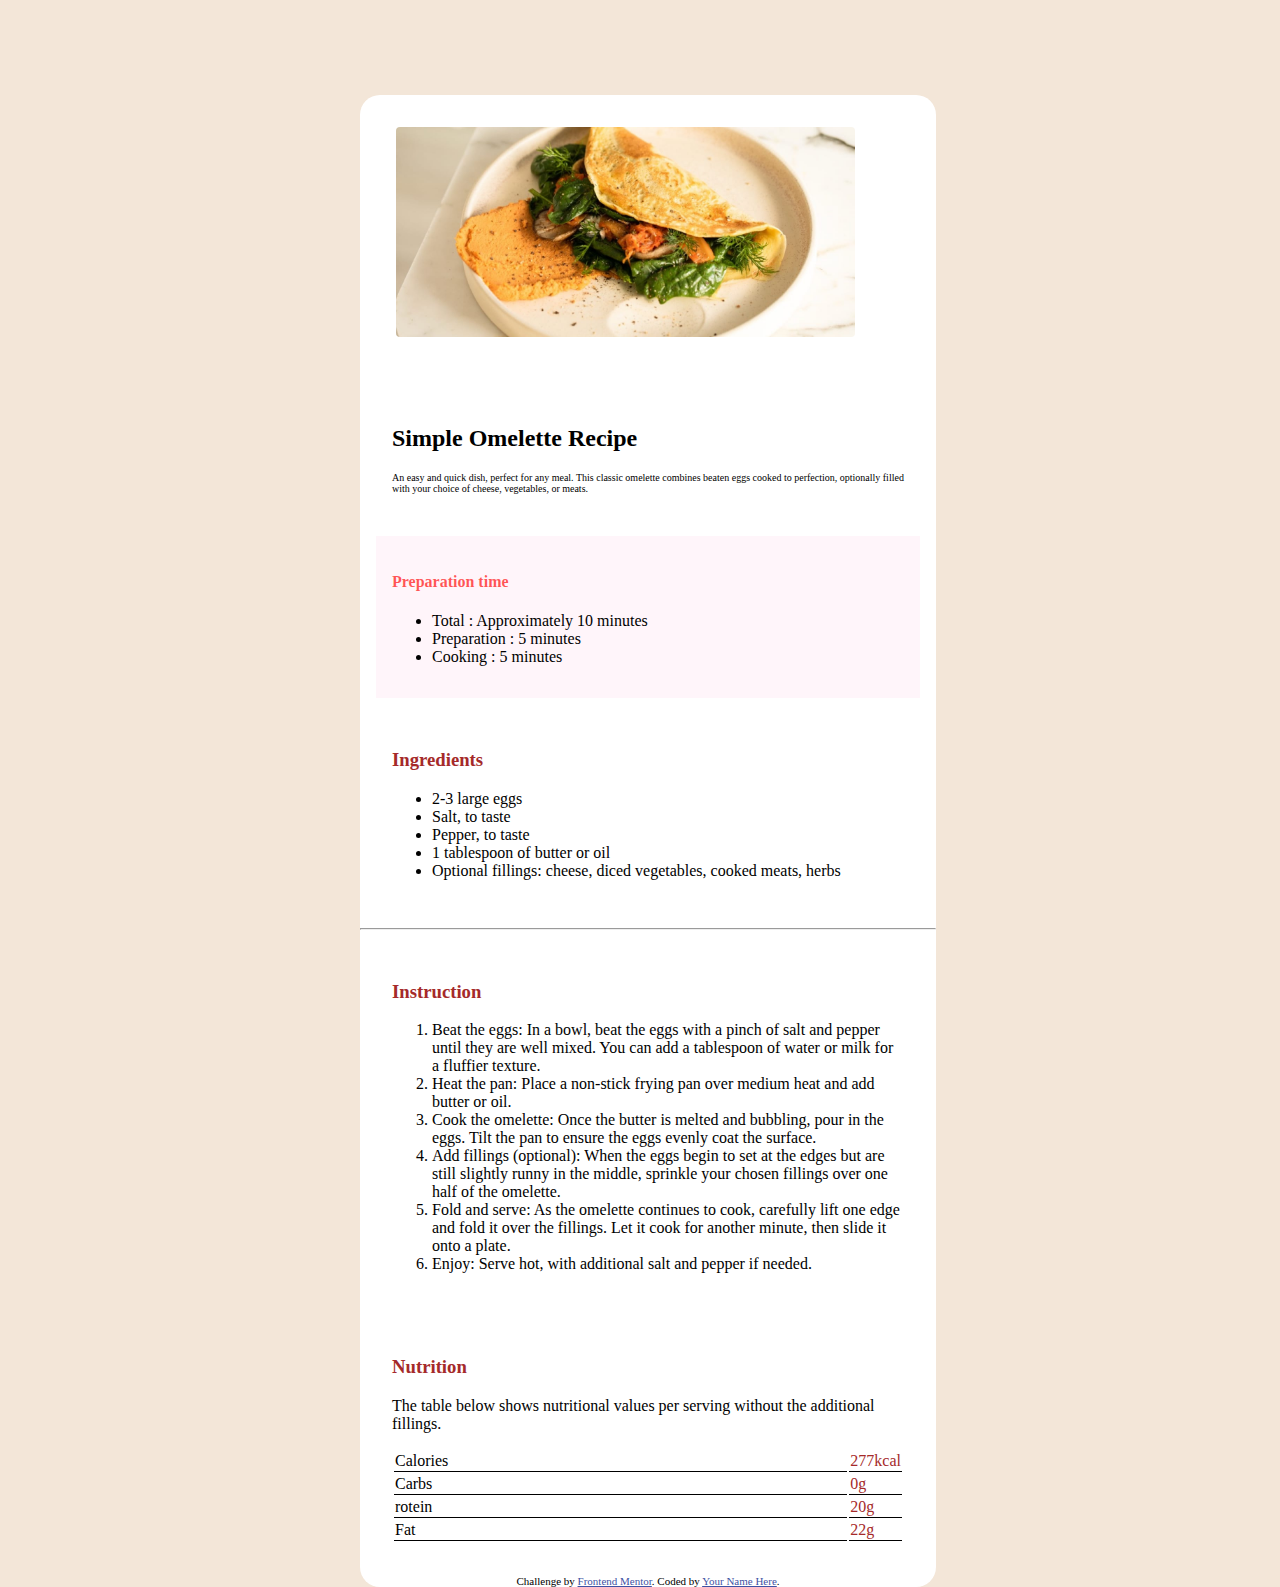
<file: recipe-page-main/index.html>
<!DOCTYPE html>
<html lang="en">
<head>
  <meta charset="UTF-8">
  <meta name="viewport" content="width=device-width, initial-scale=1.0"> <!-- displays site properly based on user's device -->

  <link rel="icon" type="image/png" sizes="32x32" href="./assets/images/favicon-32x32.png">
  <link rel="stylesheet" href="style.css">
  
  <title>Frontend Mentor | Recipe page</title>

  <!-- Feel free to remove these styles or customise in your own stylesheet 👍 -->
  <style>
    .attribution { font-size: 11px; text-align: center; }
    .attribution a { color: hsl(228, 45%, 44%); }
  </style>
</head>
<body>
  <div class="container">
    <div class="image">
      <img src="assets/images/image-omelette.jpeg" alt="">
    </div>
    <div class="title">
      <h2>Simple Omelette Recipe</h2>
      <p>An easy and quick dish, perfect for any meal. This classic omelette combines beaten eggs cooked 
        to perfection, optionally filled with your choice of cheese, vegetables, or meats.</p>
    </div>
    <div class="content1">
      <h4>Preparation time</h4>
      <ul>
        <li>Total : <span>Approximately 10 minutes</span></li>
        <li>Preparation : <span>5 minutes</span></li>
        <li>Cooking : <span>5 minutes</span></li>
      </ul>
    </div>
    <div class="content2">
      <h3>Ingredients</h3>
      <ul>
        <li>2-3 large eggs</li>
        <li>Salt, to taste</li>
        <li>Pepper, to taste</li>
        <li>1 tablespoon of butter or oil</li>
        <li>Optional fillings: cheese, diced vegetables, cooked meats, herbs</li>
      </ul>
    </div>
    <hr>
    <div class="content2">
      <h3>Instruction</h3>
      <ol>
        <li>Beat the eggs: <span>In a bowl, beat the eggs with a pinch of salt and pepper until they are well mixed. 
          You can add a tablespoon of water or milk for a fluffier texture.</span></li>

          <li>Heat the pan: <span>Place a non-stick frying pan over medium heat and add butter or oil.</span></li>

          <li>Cook the omelette: <span>Once the butter is melted and bubbling, pour in the eggs. Tilt the pan to ensure 
            the eggs evenly coat the surface.</span></li>

          <li> Add fillings (optional): <span>When the eggs begin to set at the edges but are still slightly runny in the 
            middle, sprinkle your chosen fillings over one half of the omelette.</span></li>

          <li>Fold and serve: <span>As the omelette continues to cook, carefully lift one edge and fold it over the 
            fillings. Let it cook for another minute, then slide it onto a plate.</span></li>

          <li>Enjoy: <span>Serve hot, with additional salt and pepper if needed.</span></li>

          </ol>
        </div>
        <div class="content2">
          <h3>Nutrition</h3>
          <p>The table below shows nutritional values per serving without the additional fillings.</p>
          <table>
            <tr>
              <td> Calories</td>
              <td><span>277kcal</span></td>
            </tr>
            <tr>
              <td>Carbs</td>
              <td><span>0g</span></td>
            </tr>
            <tr>
              <td>rotein</td>
              <td><span>20g</span></td>
            </tr>
            <tr>
              <td>Fat</td>
              <td><span>22g</span></td>
            </tr>
          </table>
        </div>
        <div class="attribution">
          Challenge by <a href="https://www.frontendmentor.io?ref=challenge" target="_blank">Frontend Mentor</a>. 
          Coded by <a href="#">Your Name Here</a>.
        </div>
    </div>


  
</body>
</html>
</file>
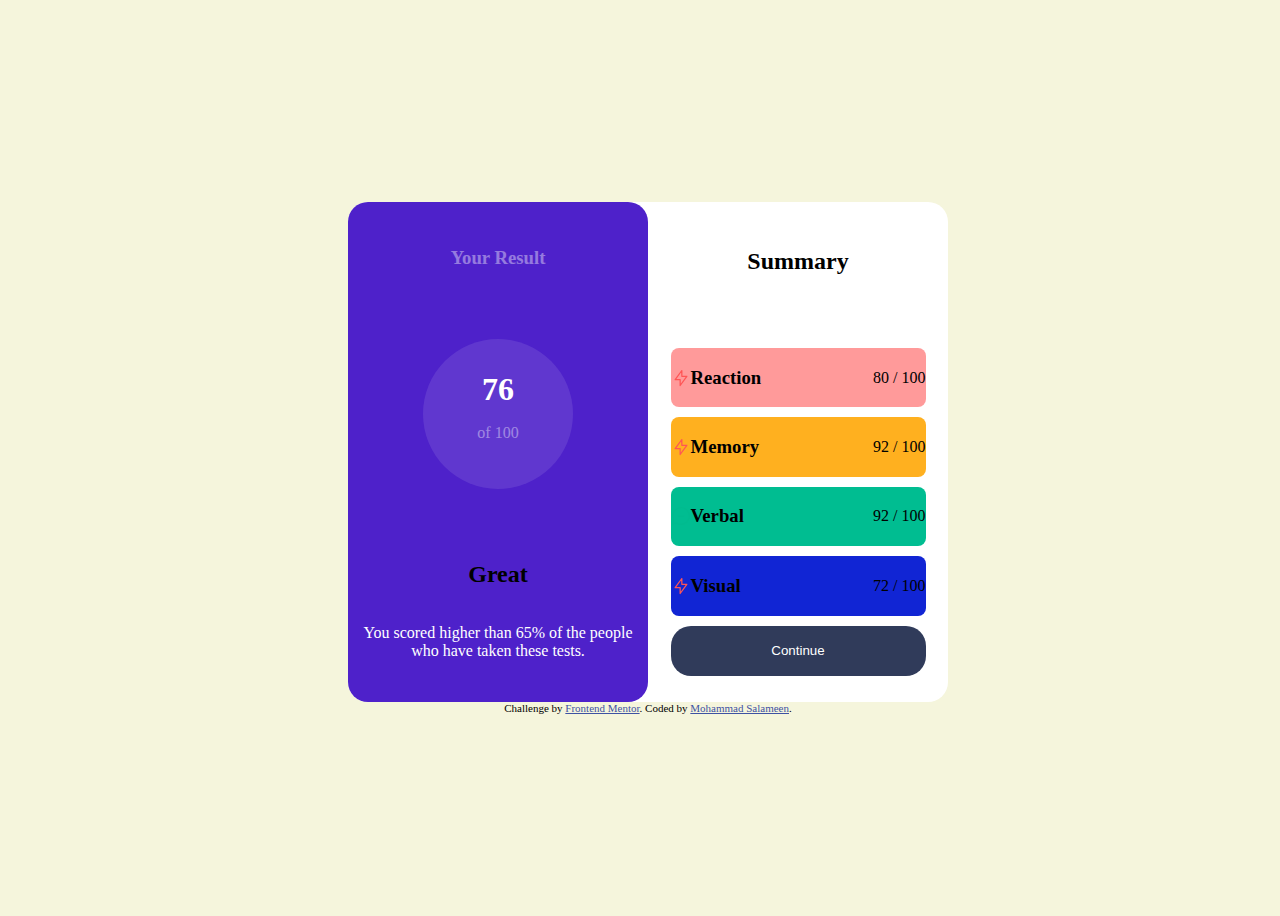
<file: results-summary-component-main/index.html>
<!DOCTYPE html>
<html lang="en">
<head>
  <meta charset="UTF-8">
  <meta name="viewport" content="width=device-width, initial-scale=1.0"> <!-- displays site properly based on user's device -->

  <link rel="icon" type="image/png" sizes="32x32" href="./assets/images/favicon-32x32.png">
  <link rel="stylesheet" href="style.css">
  
  <title>Frontend Mentor | Results summary component</title>

  <!-- Feel free to remove these styles or customise in your own stylesheet 👍 -->
  <style>
    .attribution { font-size: 11px; text-align: center; }
    .attribution a { color: hsl(228, 45%, 44%); }
  </style>
</head>
<body>
  <div class="container">
    <div class="result">
      <h3>Your Result</h3>
      <div class="circle">
        <span>76</span>
        <p>of 100</p>
      </div>
      <div class="content">
        <h2>Great</h2>
        <p>You scored higher than 65% of the people who have taken these tests.</p>
      </div>
    </div>
    <div class="summary">
      <h2>Summary</h2>
      <div class="list">
        <div class="item1">
          <div class="icon_h3">
            <svg xmlns="http://www.w3.org/2000/svg" width="20" height="20" fill="none" viewBox="0 0 20 20"><path stroke="#F55" stroke-linecap="round" stroke-linejoin="round" stroke-width="1.25" d="M10.833 8.333V2.5l-6.666 9.167h5V17.5l6.666-9.167h-5Z"/></svg>
            <h3>Reaction</h3>
          </div>
          <div class="relative">
            <span>80 / 100</span>
          </div>
        </div>
        <div class="item2">
          <div class="icon_h3">
            <svg xmlns="http://www.w3.org/2000/svg" width="20" height="20" fill="none" viewBox="0 0 20 20"><path stroke="#F55" stroke-linecap="round" stroke-linejoin="round" stroke-width="1.25" d="M10.833 8.333V2.5l-6.666 9.167h5V17.5l6.666-9.167h-5Z"/></svg>
            <h3> Memory</h3>
          </div>
          <div class="relative">
            <span>92 / 100</span>
          </div>
        </div>
        <div class="item3">
          <div class="icon_h3">
            <svg xmlns="http://www.w3.org/2000/svg" width="20" height="20" fill="none" viewBox="0 0 20 20"><path stroke="#00BB8F" stroke-linecap="round" stroke-linejoin="round" stroke-width="1.25" d="M7.5 10h5M10 18.333A8.333 8.333 0 1 0 1.667 10c0 1.518.406 2.942 1.115 4.167l-.699 3.75 3.75-.699A8.295 8.295 0 0 0 10 18.333Z"/></svg>
            <h3> Verbal</h3>
          </div>
          <div class="relative">
            <span>92 / 100</span>
          </div>
        </div>
        <div class="item4">
          <div class="icon_h3">
            <svg xmlns="http://www.w3.org/2000/svg" width="20" height="20" fill="none" viewBox="0 0 20 20"><path stroke="#F55" stroke-linecap="round" stroke-linejoin="round" stroke-width="1.25" d="M10.833 8.333V2.5l-6.666 9.167h5V17.5l6.666-9.167h-5Z"/></svg>
            <h3> Visual</h3>
          </div>
          <div class="relative">
            <span>72 / 100</span>
          </div>
        </div>
        <div class="button">
          <button>Continue</button>
        </div>
      </div>
    </div>
  </div>  
  <div class="attribution">
    Challenge by <a href="https://www.frontendmentor.io?ref=challenge" target="_blank">Frontend Mentor</a>. 
    Coded by <a target="_blank" href="https://www.frontendmentor.io/profile/mohammadsalameen">Mohammad Salameen</a>.
  </div>
</body>
</html>
</file>
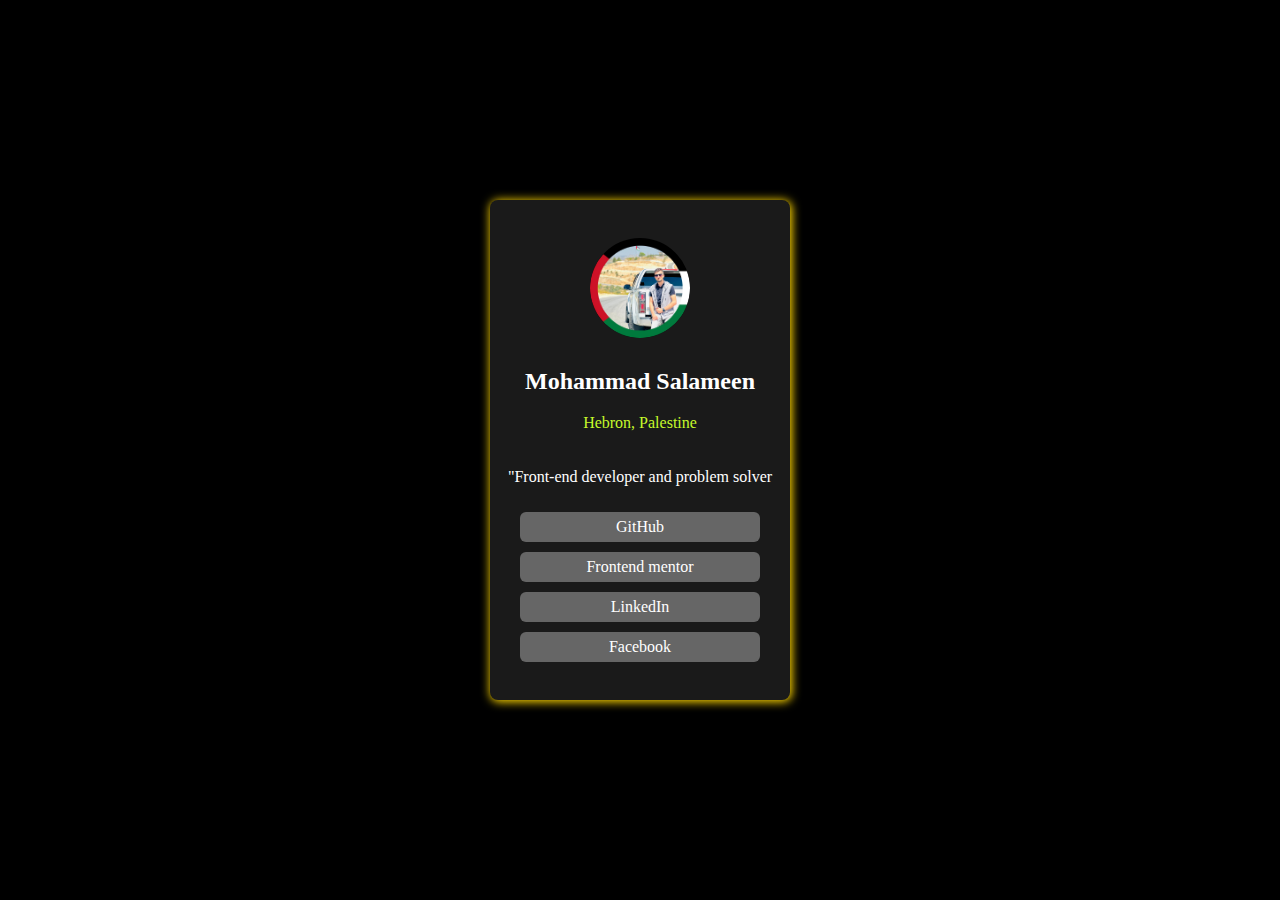
<file: social-links-profile-main/index.html>
<!DOCTYPE html>
<html lang="en">
<head>
  <meta charset="UTF-8">
  <meta name="viewport" content="width=device-width, initial-scale=1.0"> <!-- displays site properly based on user's device -->

  <link rel="icon" type="image/png" sizes="32x32" href="./assets/images/favicon-32x32.png">
  <link rel="stylesheet" href="style.css">
  
  <title>Frontend Mentor | Social links profile</title>

  <!-- Feel free to remove these styles or customise in your own stylesheet 👍 -->
  <style>
    .attribution { font-size: 11px; text-align: center; }
    .attribution a { color: hsl(228, 45%, 44%); }
  </style>
</head>
<body>
  <div class="container">
    <img src="assets/images/personal photo.jpg" alt="">
    <h2>Mohammad Salameen</h2>
    <p class="location">Hebron, Palestine</p>
    <br>
    <p>"Front-end developer and problem solver</p>
      <a href="https://github.com/mohammadsalameen">GitHub</a>
      <a href="https://www.frontendmentor.io/profile/mohammadsalameen">Frontend mentor</a>
      <a href="https://www.linkedin.com/in/mohammad-salameen-8a182630b/">LinkedIn</a>
      <a href="https://www.facebook.com/profile.php?id=100002309906154">Facebook</a>
  </div>

  <!-- Jessica Randall
  London, United Kingdom
  "Front-end developer and avid reader."

  GitHub
  Frontend Mentor
  LinkedIn
  Twitter
  Instagram -->
  
  <!-- <div class="attribution">
    Challenge by <a href="https://www.frontendmentor.io?ref=challenge" target="_blank">Frontend Mentor</a>. 
    Coded by <a href="#">Your Name Here</a>.
  </div> -->
</body>
</html>
</file>
<file: recipe-page-main/style.css>
body{
    background-color: hsl(30, 54%, 90%);
    height: 100vh;
    width: 100%;

}
.container{
    background-color: hsl(0, 0%, 100%);
    width: 45%;
    margin: 95px auto;  
    border-radius: 20px; 
}
.container .image{
    width: 100%;
    overflow: hidden;
}
.container .image img{
    height: 210px;
    padding: 16px;
    margin: 16px 20px;
    border-radius: 20px;
}
.container .title{
    padding: 16px;
    margin: 16px;
}
.container .title p{
    font-size: 10px;
}
.container .content1{
    padding: 16px;
    margin: 16px;
    background-color: hsl(330, 100%, 98%);
}
.container .content1 h4{
    color: hsla(0, 100%, 50%, 0.658);
}
.container .content2{
    padding: 16px;
    margin: 16px;
}
.container .content2 h3{
    color: brown;
}
.container .content2 {
    list-style-type: circle;
}

 table td{
    border-bottom: solid 1px black;
    width: 100%;
    border-spacing: 60px;
}
.container .content2 table span{
    color: brown;
}
@media (max-width:375px){
    .container{
        border-radius: 0px;
        margin: 0;
        padding: 0;
        width: 100%;
        height: 100vh;
        background-color:white ;
    }
    .container .image img{
        width: 100%;
        padding: 0;
        margin: 0;
    }
}
</file>
<file: results-summary-component-main/style.css>
body{
    width: 100%;
    height: 100vh;
    display: flex;
    flex-flow: column wrap;
    justify-content: center;
    align-items: center;
    background-color: beige;
}
.container{
    width: 600px;
    height:500px;
    background-color: white;
    border-radius: 20px;
    display: flex;
    flex-flow: column wrap;

}
.container .result{
    margin: 0;
    padding: 0;
    height: 100%;
    width: 50%;
    background-color: hsla(256, 72%, 46%, 1);
    border-radius: 20px;
    display: flex;
    flex-flow: column wrap;
    justify-content: space-around;
    align-items: center;
}
.container .result h3, .circle p{
    opacity: 0.4;
    color: white;
}
.container .result .circle{
    width: 150px;
    height: 150px;
    border-radius: 50%;
    background-color: rgba(255, 255, 255, 0.1);
    display: flex;
    flex-flow: column wrap;
    justify-content: center;
    align-items: center;
}
.container .result .circle span{
    font-size: 32px;
    font-weight: 700;
    color: white;
}
.container .result .content{
    display: flex;
    justify-content: center;
    align-items: center;
    flex-flow: column wrap;
    
}
.container .result .content p{
    text-align: center;
    color: white;
}
.container .summary{
    width: 50%;
    height: 100%;
    margin: 0;
    padding: 0;
    display: flex;
    flex-flow: column;
    justify-content: space-around;
    align-items: center;
}
.container .summary .list{
    width: 85%;
    display: flex;
    flex-flow: column wrap;
    justify-content: center;
    align-items: center;
    gap: 10px;
}
.container .summary .list .item1{
    width: 100%;
    display: flex;
    justify-content: space-between;
    align-items: center;
    background-color: hsla(0, 100%, 67%, 0.603);
    border-radius: 8px;
}
.container .summary .list .item1 .icon_h3, .item2 .icon_h3, .item3 .icon_h3, .item4 .icon_h3{
    display: flex;
    justify-content: space-between;
    align-items: center;
}
.container .summary .list .item2{
    width: 100%;
    display: flex;
    justify-content: space-between;
    align-items: center;
    background-color: hsl(39, 100%, 56%);
    border-radius: 8px;
}
.container .summary .list .item3{
    width: 100%;
    display: flex;
    justify-content: space-between;
    align-items: center;
    background-color: hsl(166, 100%, 37%);
    border-radius: 8px;
}
.container .summary .list .item4{
    width: 100%;
    display: flex;
    justify-content: space-between;
    align-items: center;
    background-color:hsl(234, 85%, 45%);
    border-radius: 8px;
}
.container .summary .list .button{
    width: 100%;
    height: 50px;
    display: flex;
    justify-content: center;
    align-items: center;
}
.container .summary .list .button button{
    border: none;
    border-style: none;
    width: 100%;
    height: 100%;
    border-radius: 20px;
    background-color: hsl(224, 30%, 27%);
    cursor: pointer;
    color: white;
}
.container .summary .list .button button:hover{
    background-color:hsl(234, 85%, 45%) ;
}
@media (max-width:375px){
    body{
        width: 100%;
        height: 100vh;
        padding: 0;
        margin: 0;
        background-color: white;
    }
    .container{
        width: 100%;
        height: 100vh;
        display: flex;
        flex-flow: column wrap;
    }
    .container .result{
        padding: 0;
        margin: 0;
        width: 100%;
        height: 50%;
        border-radius: 0 0 20px 20px;
    }
    .container .summary{
        padding: 0;
        margin: 0;
        width: 100%;
        height: 50%;
    }

}
</file>
<file: social-links-profile-main/style.css>
body{
    width: 100%;
    height: 100vh;
    padding: 0;
    margin: 0;
    background-color: black;
    display: flex;
    justify-content: center;
    align-items: center;
}
.container{
    width:300px;
    height: 500px;
    background-color: rgba(255, 255, 255, 0.1);
    border-radius: 8px;
    display: flex;
    justify-content: center;
    align-items: center;
    flex-flow: column wrap;
    gap: 10px;
    position: relative;
    box-shadow: 1px 1px 10px 1px gold;
}
.container img{
    width: 100px;
    border-radius: 50%;

}
.container h2, p{
    color: white;
}
.container .location{
    position: absolute;
    padding: 0;
    margin-bottom:70px ;
    color: hsl(75, 94%, 57%);
}

.container  a{
    background-color: #ffffff55;
    display: flex;
    justify-content: center;
    align-items: center;
    width: 80%;
    text-decoration: none;
    color: white;
    height: 30px;
    border-radius: 6px;
}
.container a:hover{
    background-color: hsl(75, 94%, 57%);
}
@media (max-width:375px){
    .container{
        padding: 0;
        margin: 50px 20px;
        
    }
}
</file>
